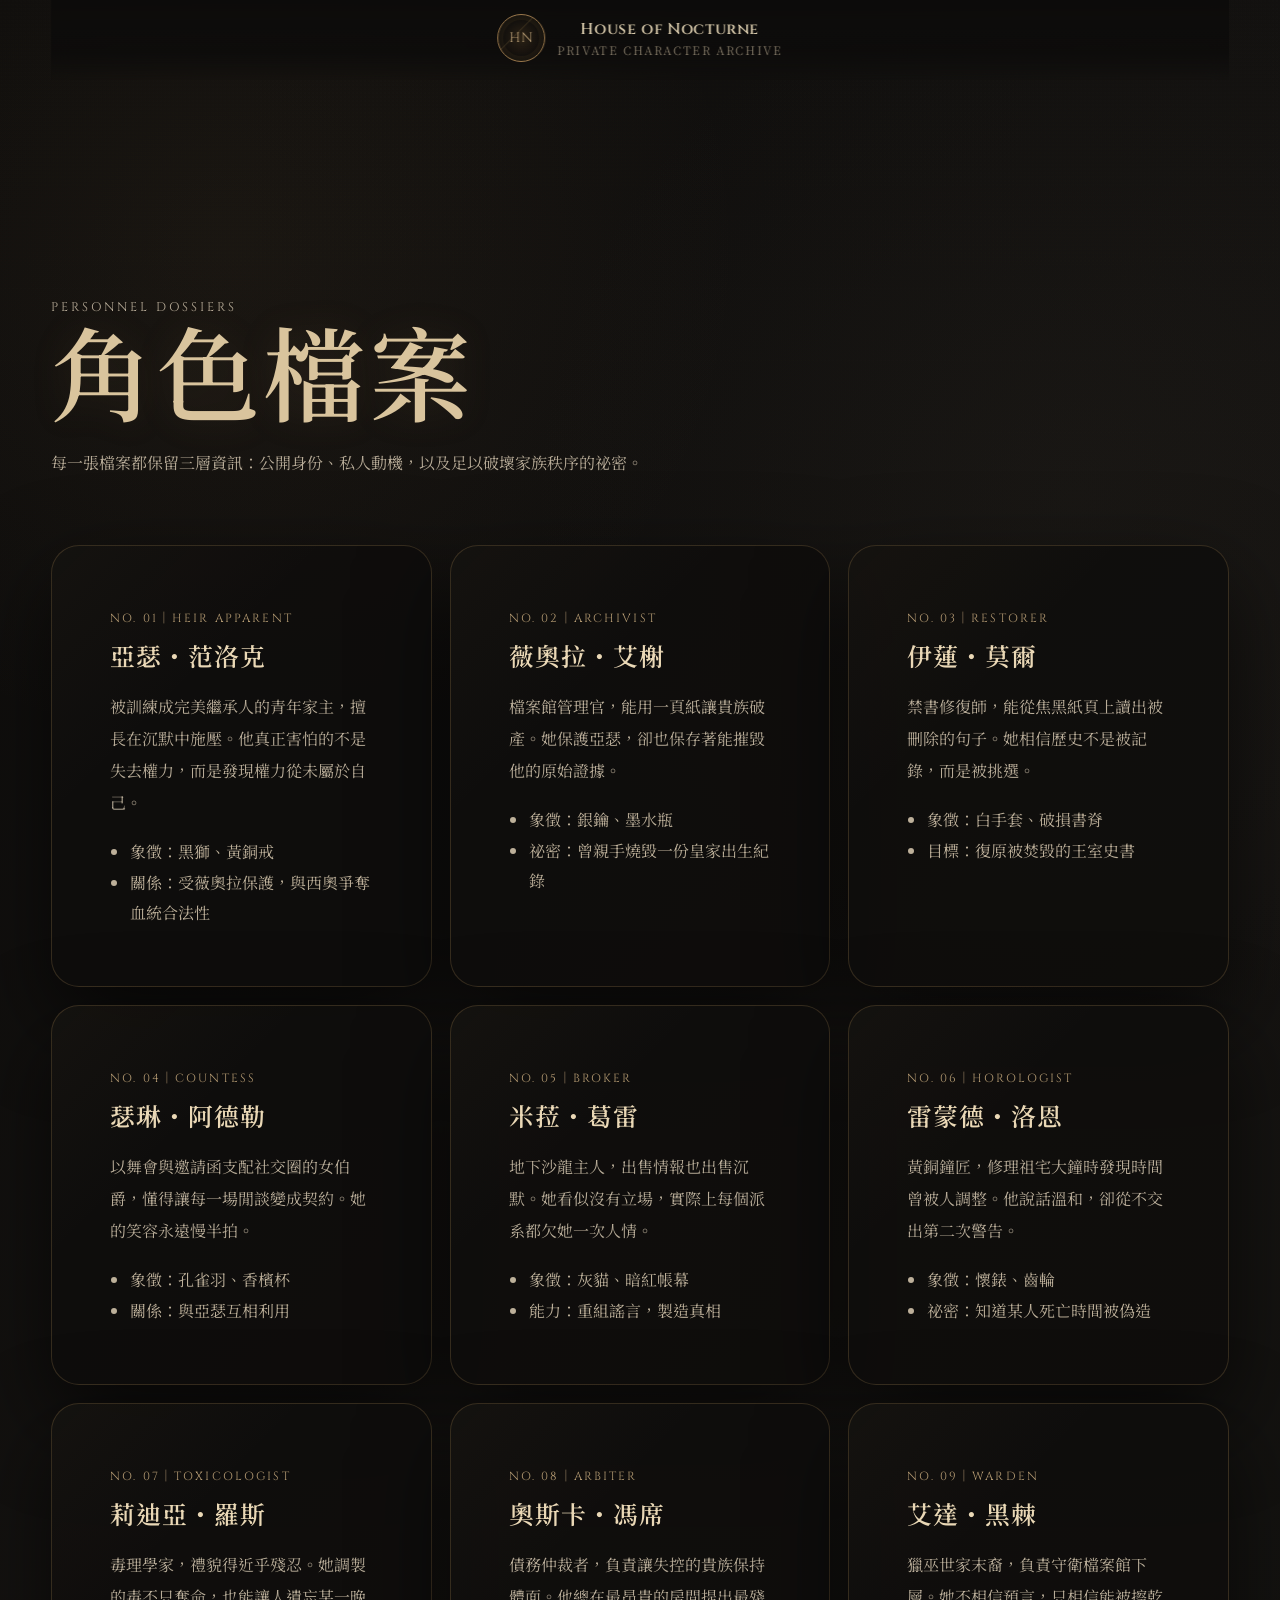
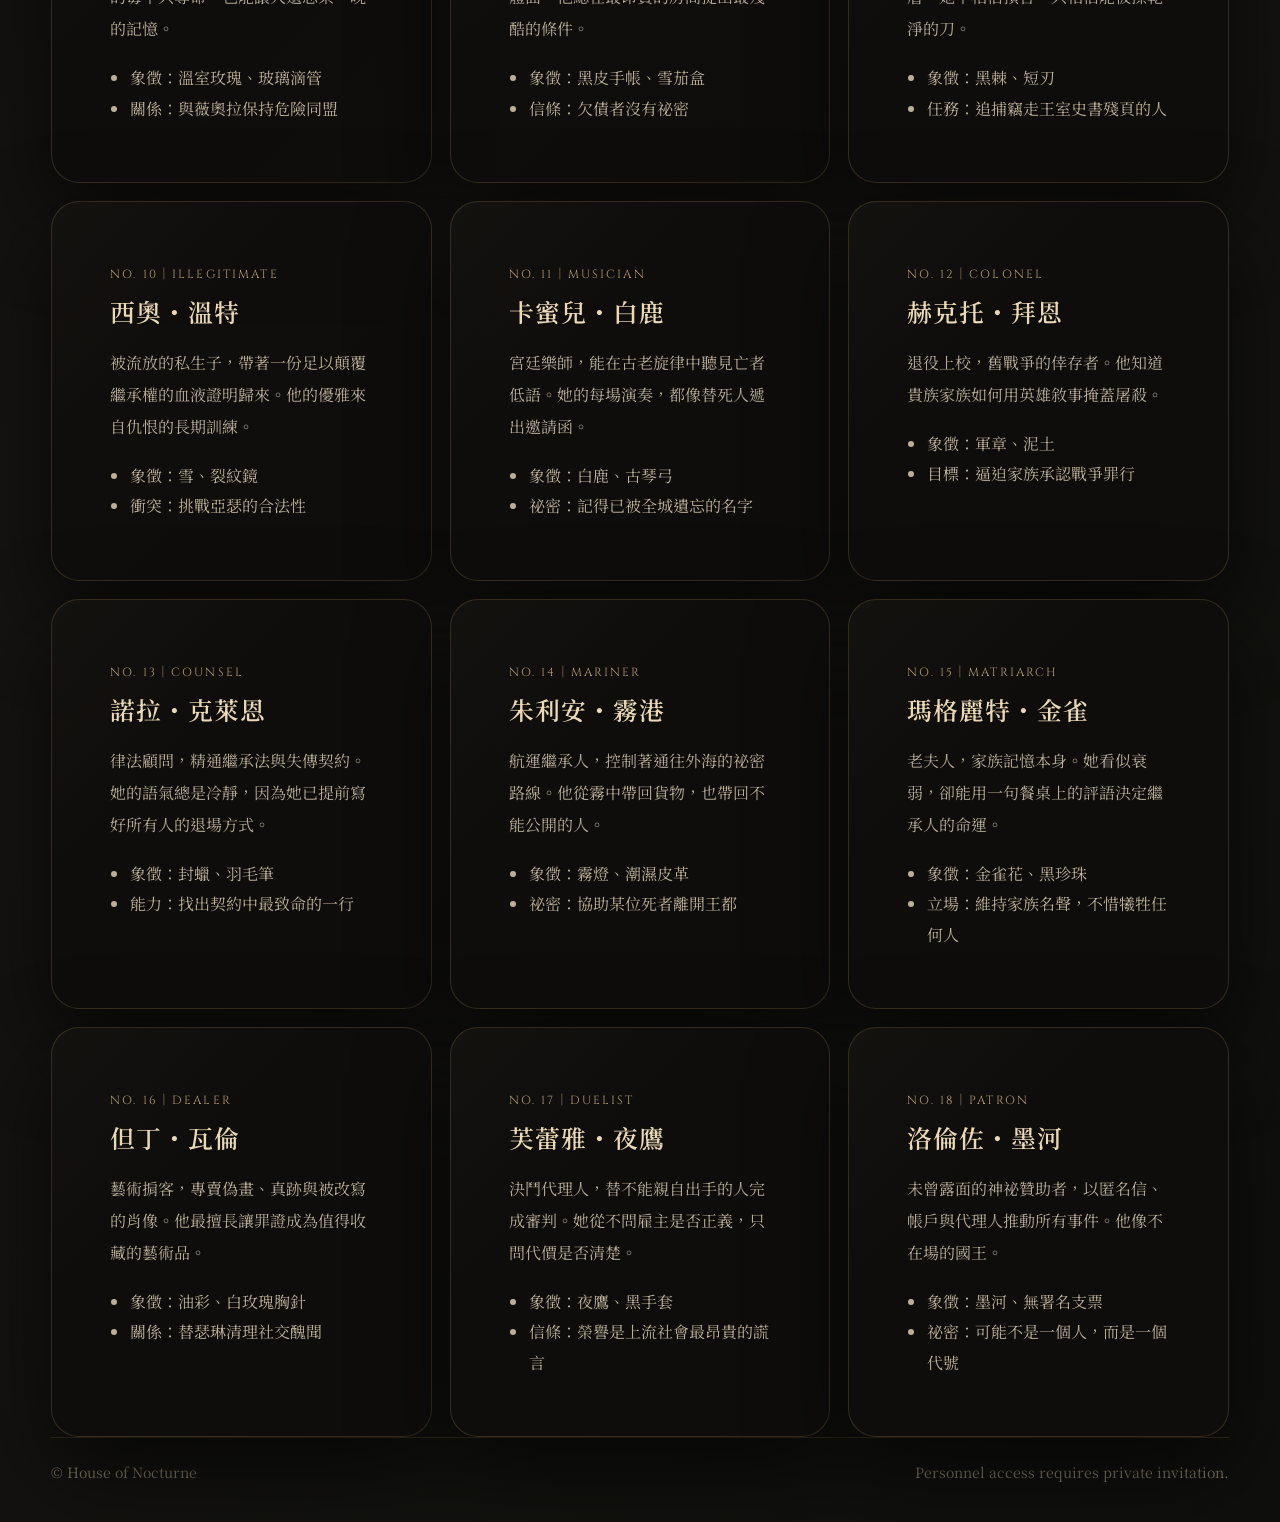
<file: characters.html>
<!DOCTYPE html>
<html lang="zh-Hant">
<head>
  <meta charset="UTF-8" />
  <meta name="viewport" content="width=device-width, initial-scale=1.0" />
  <title>角色詳頁｜House of Nocturne</title>
  <link rel="preconnect" href="https://fonts.googleapis.com" />
  <link rel="preconnect" href="https://fonts.gstatic.com" crossorigin />
  <link href="https://fonts.googleapis.com/css2?family=Cinzel:wght@500;600;700&family=Noto+Serif+TC:wght@400;500;700&display=swap" rel="stylesheet" />
  <link rel="stylesheet" href="styles.css" />
</head>
<body>
  <div class="site-shell">
    <header class="site-header">
      <a class="brand-mark" href="index.html" aria-label="House of Nocturne 首頁">
        <span class="crest">HN</span>
        <span>
          <strong>House of Nocturne</strong>
          <small>Private Character Archive</small>
        </span>
      </a>
      <nav class="site-nav" aria-label="主要導覽">
        <a href="index.html#archive">首頁</a>
        <a href="index.html#relations">關係鏈</a>
        <a href="world.html">世界觀詳頁</a>
      </nav>
    </header>

    <main>
      <section class="page-hero reveal">
        <p class="eyebrow">Personnel Dossiers</p>
        <h1>角色檔案</h1>
        <p>
          每一張檔案都保留三層資訊：公開身份、私人動機，以及足以破壞家族秩序的祕密。
        </p>
      </section>

      <section class="detail-grid" aria-label="十八位角色詳情">
        <article class="character-detail reveal">
          <span>No. 01｜Heir Apparent</span>
          <h2>亞瑟・范洛克</h2>
          <p>被訓練成完美繼承人的青年家主，擅長在沉默中施壓。他真正害怕的不是失去權力，而是發現權力從未屬於自己。</p>
          <ul>
            <li>象徵：黑獅、黃銅戒</li>
            <li>關係：受薇奧拉保護，與西奧爭奪血統合法性</li>
          </ul>
        </article>

        <article class="character-detail reveal">
          <span>No. 02｜Archivist</span>
          <h2>薇奧拉・艾榭</h2>
          <p>檔案館管理官，能用一頁紙讓貴族破產。她保護亞瑟，卻也保存著能摧毀他的原始證據。</p>
          <ul>
            <li>象徵：銀鑰、墨水瓶</li>
            <li>祕密：曾親手燒毀一份皇家出生紀錄</li>
          </ul>
        </article>

        <article class="character-detail reveal">
          <span>No. 03｜Restorer</span>
          <h2>伊蓮・莫爾</h2>
          <p>禁書修復師，能從焦黑紙頁上讀出被刪除的句子。她相信歷史不是被記錄，而是被挑選。</p>
          <ul>
            <li>象徵：白手套、破損書脊</li>
            <li>目標：復原被焚毀的王室史書</li>
          </ul>
        </article>

        <article class="character-detail reveal">
          <span>No. 04｜Countess</span>
          <h2>瑟琳・阿德勒</h2>
          <p>以舞會與邀請函支配社交圈的女伯爵，懂得讓每一場閒談變成契約。她的笑容永遠慢半拍。</p>
          <ul>
            <li>象徵：孔雀羽、香檳杯</li>
            <li>關係：與亞瑟互相利用</li>
          </ul>
        </article>

        <article class="character-detail reveal">
          <span>No. 05｜Broker</span>
          <h2>米菈・葛雷</h2>
          <p>地下沙龍主人，出售情報也出售沉默。她看似沒有立場，實際上每個派系都欠她一次人情。</p>
          <ul>
            <li>象徵：灰貓、暗紅帳幕</li>
            <li>能力：重組謠言，製造真相</li>
          </ul>
        </article>

        <article class="character-detail reveal">
          <span>No. 06｜Horologist</span>
          <h2>雷蒙德・洛恩</h2>
          <p>黃銅鐘匠，修理祖宅大鐘時發現時間曾被人調整。他說話溫和，卻從不交出第二次警告。</p>
          <ul>
            <li>象徵：懷錶、齒輪</li>
            <li>祕密：知道某人死亡時間被偽造</li>
          </ul>
        </article>

        <article class="character-detail reveal">
          <span>No. 07｜Toxicologist</span>
          <h2>莉迪亞・羅斯</h2>
          <p>毒理學家，禮貌得近乎殘忍。她調製的毒不只奪命，也能讓人遺忘某一晚的記憶。</p>
          <ul>
            <li>象徵：溫室玫瑰、玻璃滴管</li>
            <li>關係：與薇奧拉保持危險同盟</li>
          </ul>
        </article>

        <article class="character-detail reveal">
          <span>No. 08｜Arbiter</span>
          <h2>奧斯卡・馮席</h2>
          <p>債務仲裁者，負責讓失控的貴族保持體面。他總在最昂貴的房間提出最殘酷的條件。</p>
          <ul>
            <li>象徵：黑皮手帳、雪茄盒</li>
            <li>信條：欠債者沒有祕密</li>
          </ul>
        </article>

        <article class="character-detail reveal">
          <span>No. 09｜Warden</span>
          <h2>艾達・黑棘</h2>
          <p>獵巫世家末裔，負責守衛檔案館下層。她不相信預言，只相信能被擦乾淨的刀。</p>
          <ul>
            <li>象徵：黑棘、短刃</li>
            <li>任務：追捕竊走王室史書殘頁的人</li>
          </ul>
        </article>

        <article class="character-detail reveal">
          <span>No. 10｜Illegitimate</span>
          <h2>西奧・溫特</h2>
          <p>被流放的私生子，帶著一份足以顛覆繼承權的血液證明歸來。他的優雅來自仇恨的長期訓練。</p>
          <ul>
            <li>象徵：雪、裂紋鏡</li>
            <li>衝突：挑戰亞瑟的合法性</li>
          </ul>
        </article>

        <article class="character-detail reveal">
          <span>No. 11｜Musician</span>
          <h2>卡蜜兒・白鹿</h2>
          <p>宮廷樂師，能在古老旋律中聽見亡者低語。她的每場演奏，都像替死人遞出邀請函。</p>
          <ul>
            <li>象徵：白鹿、古琴弓</li>
            <li>祕密：記得已被全城遺忘的名字</li>
          </ul>
        </article>

        <article class="character-detail reveal">
          <span>No. 12｜Colonel</span>
          <h2>赫克托・拜恩</h2>
          <p>退役上校，舊戰爭的倖存者。他知道貴族家族如何用英雄敘事掩蓋屠殺。</p>
          <ul>
            <li>象徵：軍章、泥土</li>
            <li>目標：逼迫家族承認戰爭罪行</li>
          </ul>
        </article>

        <article class="character-detail reveal">
          <span>No. 13｜Counsel</span>
          <h2>諾拉・克萊恩</h2>
          <p>律法顧問，精通繼承法與失傳契約。她的語氣總是冷靜，因為她已提前寫好所有人的退場方式。</p>
          <ul>
            <li>象徵：封蠟、羽毛筆</li>
            <li>能力：找出契約中最致命的一行</li>
          </ul>
        </article>

        <article class="character-detail reveal">
          <span>No. 14｜Mariner</span>
          <h2>朱利安・霧港</h2>
          <p>航運繼承人，控制著通往外海的祕密路線。他從霧中帶回貨物，也帶回不能公開的人。</p>
          <ul>
            <li>象徵：霧燈、潮濕皮革</li>
            <li>祕密：協助某位死者離開王都</li>
          </ul>
        </article>

        <article class="character-detail reveal">
          <span>No. 15｜Matriarch</span>
          <h2>瑪格麗特・金雀</h2>
          <p>老夫人，家族記憶本身。她看似衰弱，卻能用一句餐桌上的評語決定繼承人的命運。</p>
          <ul>
            <li>象徵：金雀花、黑珍珠</li>
            <li>立場：維持家族名聲，不惜犧牲任何人</li>
          </ul>
        </article>

        <article class="character-detail reveal">
          <span>No. 16｜Dealer</span>
          <h2>但丁・瓦倫</h2>
          <p>藝術掮客，專賣偽畫、真跡與被改寫的肖像。他最擅長讓罪證成為值得收藏的藝術品。</p>
          <ul>
            <li>象徵：油彩、白玫瑰胸針</li>
            <li>關係：替瑟琳清理社交醜聞</li>
          </ul>
        </article>

        <article class="character-detail reveal">
          <span>No. 17｜Duelist</span>
          <h2>芙蕾雅・夜鷹</h2>
          <p>決鬥代理人，替不能親自出手的人完成審判。她從不問雇主是否正義，只問代價是否清楚。</p>
          <ul>
            <li>象徵：夜鷹、黑手套</li>
            <li>信條：榮譽是上流社會最昂貴的謊言</li>
          </ul>
        </article>

        <article class="character-detail reveal">
          <span>No. 18｜Patron</span>
          <h2>洛倫佐・墨河</h2>
          <p>未曾露面的神祕贊助者，以匿名信、帳戶與代理人推動所有事件。他像不在場的國王。</p>
          <ul>
            <li>象徵：墨河、無署名支票</li>
            <li>祕密：可能不是一個人，而是一個代號</li>
          </ul>
        </article>
      </section>
    </main>

    <footer class="site-footer">
      <span>© House of Nocturne</span>
      <span>Personnel access requires private invitation.</span>
    </footer>
  </div>

  <script src="script.js"></script>
</body>
</html>
</file>
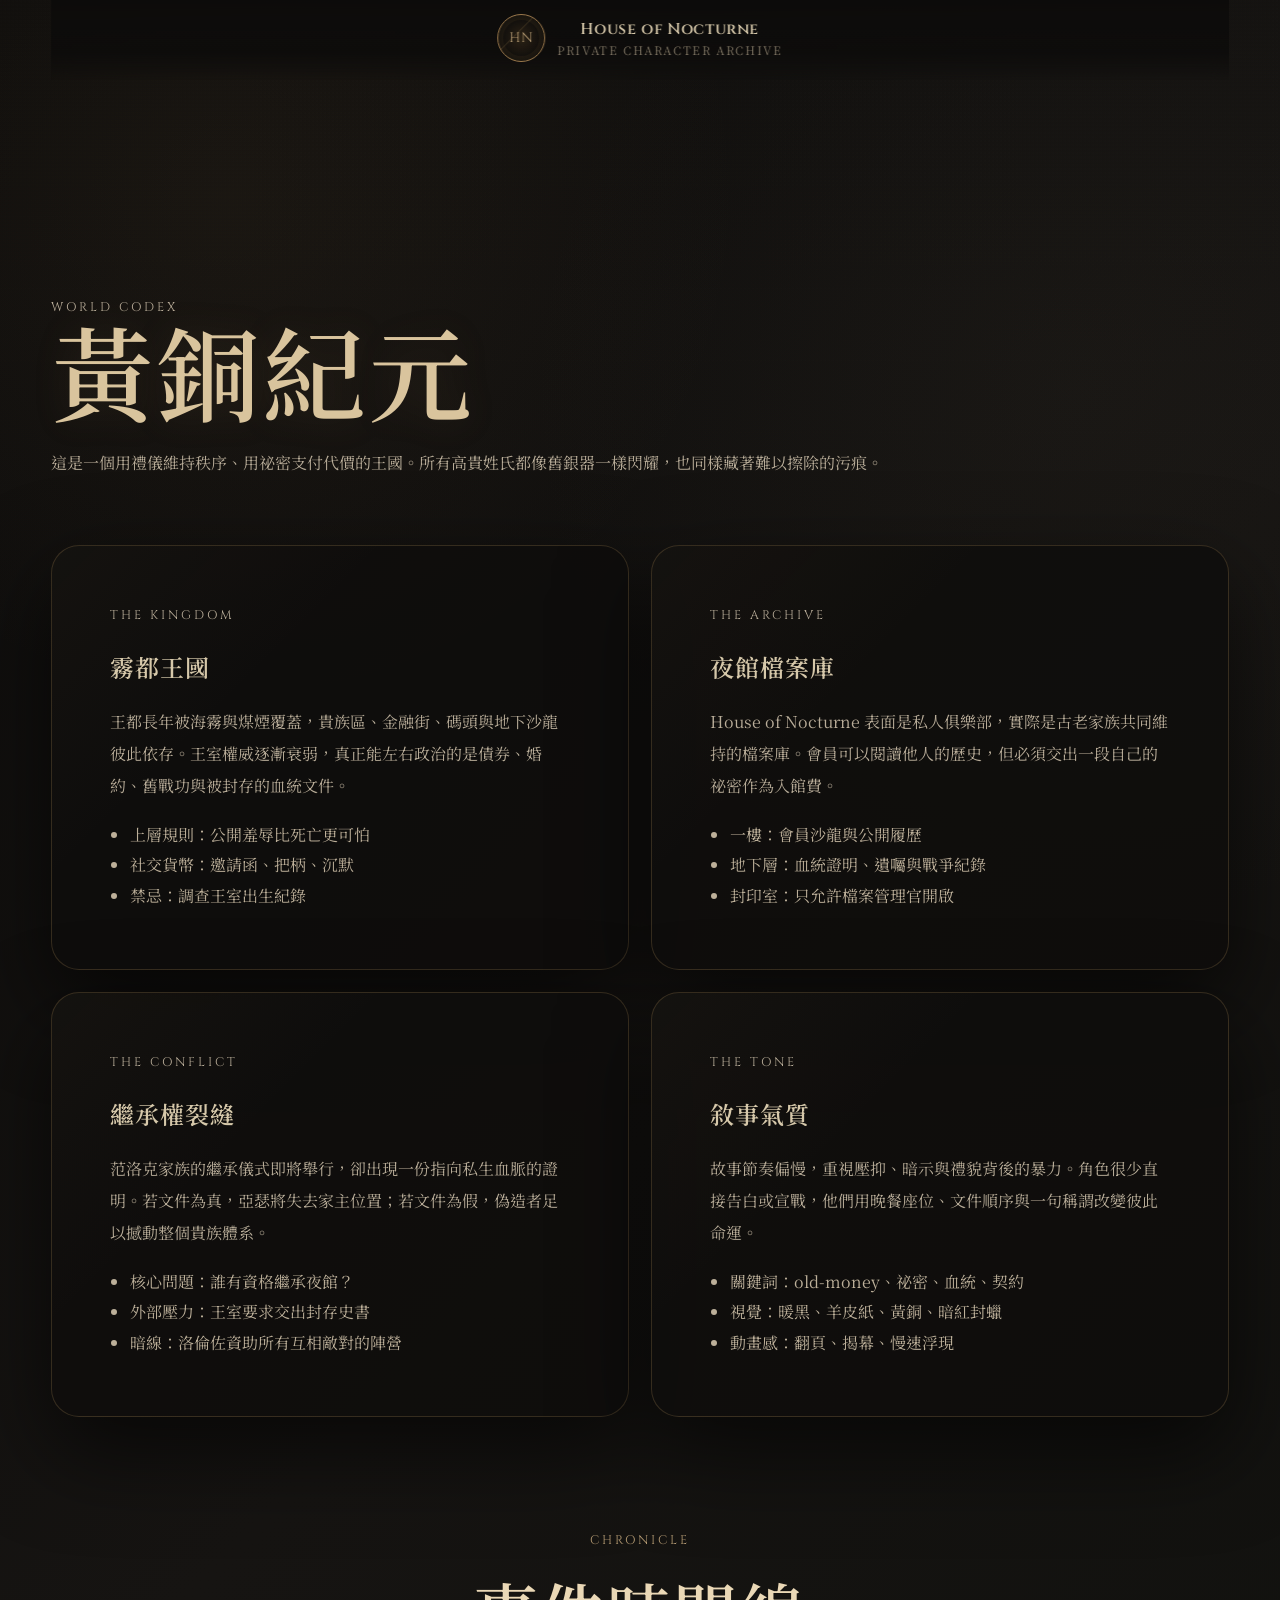
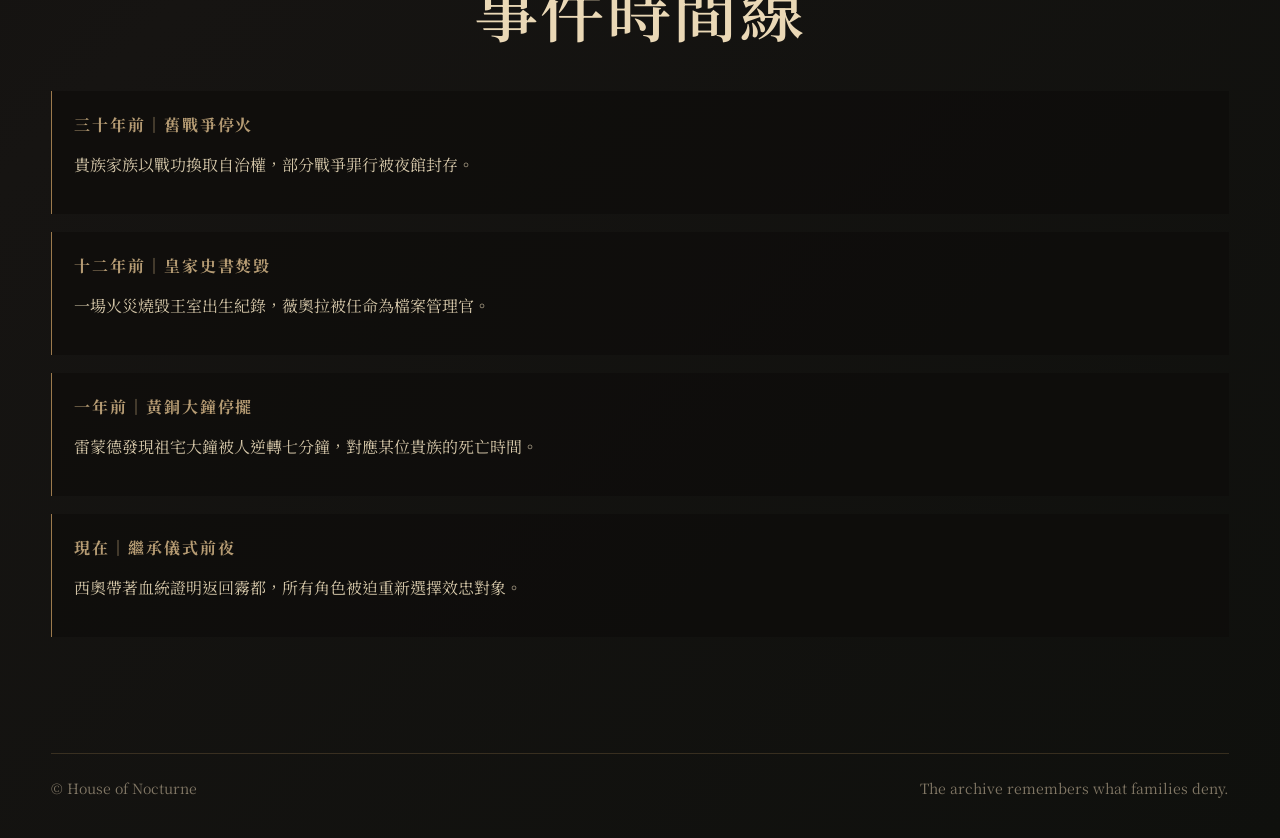
<file: world.html>
<!DOCTYPE html>
<html lang="zh-Hant">
<head>
  <meta charset="UTF-8" />
  <meta name="viewport" content="width=device-width, initial-scale=1.0" />
  <title>世界觀詳頁｜House of Nocturne</title>
  <link rel="preconnect" href="https://fonts.googleapis.com" />
  <link rel="preconnect" href="https://fonts.gstatic.com" crossorigin />
  <link href="https://fonts.googleapis.com/css2?family=Cinzel:wght@500;600;700&family=Noto+Serif+TC:wght@400;500;700&display=swap" rel="stylesheet" />
  <link rel="stylesheet" href="styles.css" />
</head>
<body>
  <div class="site-shell">
    <header class="site-header">
      <a class="brand-mark" href="index.html" aria-label="House of Nocturne 首頁">
        <span class="crest">HN</span>
        <span>
          <strong>House of Nocturne</strong>
          <small>Private Character Archive</small>
        </span>
      </a>
      <nav class="site-nav" aria-label="主要導覽">
        <a href="index.html#archive">首頁</a>
        <a href="characters.html">角色詳頁</a>
        <a href="index.html#world">大綱</a>
        <a href="index.html#author">作者</a>
      </nav>
    </header>

    <main>
      <section class="page-hero reveal">
        <p class="eyebrow">World Codex</p>
        <h1>黃銅紀元</h1>
        <p>
          這是一個用禮儀維持秩序、用祕密支付代價的王國。所有高貴姓氏都像舊銀器一樣閃耀，也同樣藏著難以擦除的污痕。
        </p>
      </section>

      <section class="lore-grid" aria-label="世界觀設定">
        <article class="lore-panel reveal">
          <p class="eyebrow">The Kingdom</p>
          <h2>霧都王國</h2>
          <p>
            王都長年被海霧與煤煙覆蓋，貴族區、金融街、碼頭與地下沙龍彼此依存。王室權威逐漸衰弱，真正能左右政治的是債券、婚約、舊戰功與被封存的血統文件。
          </p>
          <ul>
            <li>上層規則：公開羞辱比死亡更可怕</li>
            <li>社交貨幣：邀請函、把柄、沉默</li>
            <li>禁忌：調查王室出生紀錄</li>
          </ul>
        </article>

        <article class="lore-panel reveal">
          <p class="eyebrow">The Archive</p>
          <h2>夜館檔案庫</h2>
          <p>
            House of Nocturne 表面是私人俱樂部，實際是古老家族共同維持的檔案庫。會員可以閱讀他人的歷史，但必須交出一段自己的祕密作為入館費。
          </p>
          <ul>
            <li>一樓：會員沙龍與公開履歷</li>
            <li>地下層：血統證明、遺囑與戰爭紀錄</li>
            <li>封印室：只允許檔案管理官開啟</li>
          </ul>
        </article>

        <article class="lore-panel reveal">
          <p class="eyebrow">The Conflict</p>
          <h2>繼承權裂縫</h2>
          <p>
            范洛克家族的繼承儀式即將舉行，卻出現一份指向私生血脈的證明。若文件為真，亞瑟將失去家主位置；若文件為假，偽造者足以撼動整個貴族體系。
          </p>
          <ul>
            <li>核心問題：誰有資格繼承夜館？</li>
            <li>外部壓力：王室要求交出封存史書</li>
            <li>暗線：洛倫佐資助所有互相敵對的陣營</li>
          </ul>
        </article>

        <article class="lore-panel reveal">
          <p class="eyebrow">The Tone</p>
          <h2>敘事氣質</h2>
          <p>
            故事節奏偏慢，重視壓抑、暗示與禮貌背後的暴力。角色很少直接告白或宣戰，他們用晚餐座位、文件順序與一句稱謂改變彼此命運。
          </p>
          <ul>
            <li>關鍵詞：old-money、祕密、血統、契約</li>
            <li>視覺：暖黑、羊皮紙、黃銅、暗紅封蠟</li>
            <li>動畫感：翻頁、揭幕、慢速浮現</li>
          </ul>
        </article>
      </section>

      <section class="section reveal" aria-labelledby="timeline-title">
        <div class="section-heading">
          <p class="eyebrow">Chronicle</p>
          <h2 id="timeline-title">事件時間線</h2>
        </div>

        <div class="timeline">
          <article class="timeline-item">
            <strong>三十年前｜舊戰爭停火</strong>
            <p>貴族家族以戰功換取自治權，部分戰爭罪行被夜館封存。</p>
          </article>
          <article class="timeline-item">
            <strong>十二年前｜皇家史書焚毀</strong>
            <p>一場火災燒毀王室出生紀錄，薇奧拉被任命為檔案管理官。</p>
          </article>
          <article class="timeline-item">
            <strong>一年前｜黃銅大鐘停擺</strong>
            <p>雷蒙德發現祖宅大鐘被人逆轉七分鐘，對應某位貴族的死亡時間。</p>
          </article>
          <article class="timeline-item">
            <strong>現在｜繼承儀式前夜</strong>
            <p>西奧帶著血統證明返回霧都，所有角色被迫重新選擇效忠對象。</p>
          </article>
        </div>
      </section>
    </main>

    <footer class="site-footer">
      <span>© House of Nocturne</span>
      <span>The archive remembers what families deny.</span>
    </footer>
  </div>

  <script src="script.js"></script>
</body>
</html>
</file>
<file: styles.css>
:root {
  --ink: #0d0c0b;
  --black-green: #11130f;
  --warm-black: #161412;
  --panel: rgba(18, 17, 15, 0.9);
  --panel-strong: #181512;
  --parchment: #d6c8aa;
  --parchment-deep: #a99a80;
  --brass: #9c7a4d;
  --brass-soft: #b59b73;
  --brass-dark: #5d472d;
  --muted: #817765;
  --line: rgba(156, 122, 77, 0.28);
  --shadow: 0 34px 90px rgba(0, 0, 0, 0.62);
  --serif: "Cinzel", "Noto Serif TC", serif;
  --body: "Noto Serif TC", serif;
}

* {
  box-sizing: border-box;
}

html {
  overflow-x: clip;
  scroll-behavior: smooth;
  scroll-padding-top: 150px;
}

body {
  margin: 0;
  min-height: 100vh;
  color: var(--parchment);
  font-family: var(--body);
  background:
    radial-gradient(circle at 18% 8%, rgba(156, 122, 77, 0.08), transparent 32rem),
    radial-gradient(circle at 84% 16%, rgba(74, 67, 55, 0.1), transparent 34rem),
    linear-gradient(135deg, #0d0c0b 0%, #161412 48%, #0f100d 100%);
  overflow-x: hidden;
}

body::before {
  content: "";
  position: fixed;
  inset: 0;
  pointer-events: none;
  opacity: 0.38;
  background-image:
    radial-gradient(circle at 20% 30%, rgba(255, 255, 255, 0.045) 0 1px, transparent 1.4px),
    radial-gradient(circle at 70% 60%, rgba(156, 122, 77, 0.04) 0 1px, transparent 1.5px),
    linear-gradient(rgba(255, 255, 255, 0.018) 1px, transparent 1px);
  background-size: 4px 4px, 7px 7px, 72px 72px;
  mix-blend-mode: soft-light;
  mask-image: linear-gradient(to bottom, black, transparent 92%);
}

a {
  color: inherit;
  text-decoration: none;
}

button {
  font: inherit;
}

img {
  display: block;
  width: 100%;
}

.site-shell {
  width: min(1440px, 100%);
  margin: 0 auto;
  padding: clamp(128px, 15vw, 168px) clamp(16px, 4vw, 56px) 40px;
}

.site-header {
  position: fixed;
  top: 0;
  left: 50%;
  z-index: 20;
  width: min(1440px, calc(100% - clamp(32px, 8vw, 112px)));
  display: flex;
  flex-direction: column;
  align-items: center;
  justify-content: center;
  gap: 0;
  padding: 14px 4px 18px;
  border: 0;
  border-radius: 0;
  background: linear-gradient(to bottom, rgba(13, 12, 11, 0.96) 0%, rgba(13, 12, 11, 0.88) 66%, rgba(13, 12, 11, 0) 100%);
  box-shadow: none;
  backdrop-filter: blur(10px);
  text-align: center;
  transform: translateX(-50%);
  transition: gap 0.6s ease, background 0.6s ease, backdrop-filter 0.6s ease;
}

.site-header.is-expanded {
  gap: 14px;
  background: linear-gradient(to bottom, rgba(13, 12, 11, 0.98) 0%, rgba(13, 12, 11, 0.9) 72%, rgba(13, 12, 11, 0) 100%);
  backdrop-filter: blur(12px);
}

.brand-mark {
  display: inline-flex;
  align-items: center;
  justify-content: center;
  gap: 12px;
  min-width: max-content;
  margin-inline: auto;
  text-align: center;
}

.crest {
  display: grid;
  place-items: center;
  width: 48px;
  height: 48px;
  color: var(--brass-soft);
  font-family: var(--serif);
  font-size: 0.86rem;
  letter-spacing: 0.08em;
  border: 1px solid var(--brass);
  border-radius: 50%;
  background:
    linear-gradient(135deg, transparent 39%, rgba(192, 154, 90, 0.18) 40%, transparent 42%),
    radial-gradient(circle, rgba(169, 123, 61, 0.2), transparent 68%);
  box-shadow: inset 0 0 0 5px rgba(169, 123, 61, 0.08);
}

.brand-mark strong,
h1,
h2,
h3 {
  font-family: var(--serif);
  font-weight: 600;
  letter-spacing: 0.04em;
}

.brand-mark strong {
  display: block;
  font-size: 0.98rem;
  text-align: center;
}

.brand-mark small {
  display: block;
  margin-top: 2px;
  color: var(--muted);
  font-size: 0.72rem;
  letter-spacing: 0.14em;
  text-align: center;
  text-transform: uppercase;
}

.site-nav {
  display: flex;
  flex-wrap: wrap;
  justify-content: center;
  gap: 8px 18px;
  width: 100%;
  max-height: 0;
  color: var(--muted);
  font-size: 0.9rem;
  opacity: 0;
  overflow: hidden;
  pointer-events: none;
  text-align: center;
  transform: translateY(-8px);
  transition: opacity 0.8s ease, transform 0.8s ease, max-height 0.8s ease;
}

.site-header.is-expanded .site-nav {
  max-height: 80px;
  opacity: 1;
  pointer-events: auto;
  transform: translateY(0);
}

.site-nav a {
  position: relative;
  transition: color 0.45s ease;
}

.site-nav a::after {
  content: "";
  position: absolute;
  left: 0;
  bottom: -7px;
  width: 100%;
  height: 1px;
  background: var(--brass);
  transform: scaleX(0);
  transform-origin: right;
  transition: transform 0.55s ease;
}

.site-nav a:hover {
  color: var(--parchment);
}

.site-nav a:hover::after {
  transform: scaleX(1);
  transform-origin: left;
}

.section {
  padding: clamp(72px, 9vw, 132px) 0;
}

.hero {
  position: relative;
  display: grid;
  grid-template-columns: 1fr;
  gap: clamp(28px, 4vw, 56px);
  align-items: start;
  min-height: calc(100vh - 92px);
  padding-top: clamp(8px, 1.5vw, 18px);
  padding-bottom: clamp(72px, 8vh, 96px);
}

.hero::before {
  content: "";
  position: absolute;
  left: 50%;
  top: 50%;
  z-index: -1;
  width: 120vw;
  height: 120vh;
  pointer-events: none;
  background:
    radial-gradient(circle at 50% 50%, rgba(156, 122, 77, 0.12), transparent 18rem),
    radial-gradient(circle at 50% 42%, rgba(255, 255, 255, 0.045), transparent 28rem);
  transform: translate(-50%, -50%);
}

.eyebrow {
  margin: 0 0 14px;
  color: var(--brass-soft);
  font-family: var(--serif);
  font-size: 0.78rem;
  letter-spacing: 0.24em;
  text-transform: uppercase;
}

.hero h1,
.page-hero h1 {
  margin: 0;
  color: #d9c49d;
  font-size: clamp(3.1rem, 8vw, 7.8rem);
  line-height: 0.94;
  text-shadow: 0 0 38px rgba(156, 122, 77, 0.14);
}

.hero-copy {
  max-width: 980px;
  margin: 0 auto;
  text-align: center;
}

.hero-copy p:not(.eyebrow),
.page-hero p,
.author-card p,
.book-spread p,
.lore-panel p,
.character-detail p {
  color: #b9ad99;
  line-height: 2;
}

.hero-actions {
  display: flex;
  flex-wrap: wrap;
  gap: 14px;
  margin-top: 32px;
}

.button {
  display: inline-flex;
  align-items: center;
  justify-content: center;
  min-height: 48px;
  padding: 0 22px;
  color: #d9c49d;
  font-family: var(--serif);
  font-size: 0.82rem;
  letter-spacing: 0.14em;
  text-transform: uppercase;
  border: 1px solid var(--brass);
  border-radius: 999px;
  background: rgba(13, 12, 11, 0.52);
  transition: transform 0.45s ease, box-shadow 0.45s ease, background 0.45s ease;
}

.button:hover {
  transform: translateY(-2px);
  box-shadow: 0 18px 34px rgba(156, 122, 77, 0.14);
}

.button-ghost {
  color: var(--parchment);
  background: rgba(13, 12, 11, 0.34);
}

.archive-stage {
  order: -1;
  overflow: hidden;
  min-height: clamp(500px, 73vh, 760px);
  padding: clamp(10px, 1.8vw, 20px) 0;
  border: 0;
  border-radius: 0;
  background: transparent;
  box-shadow: none;
}

.archive-toolbar {
  position: relative;
  display: flex;
  align-items: center;
  justify-content: center;
  margin-bottom: 18px;
  color: var(--muted);
  font-family: var(--serif);
  letter-spacing: 0.16em;
  text-align: center;
  text-transform: uppercase;
}

.slider-controls {
  position: absolute;
  right: 0;
  display: flex;
  align-items: center;
  gap: 12px;
  font-size: 0.78rem;
  font-variant-numeric: tabular-nums;
}

.icon-button {
  display: grid;
  place-items: center;
  width: 40px;
  height: 40px;
  color: var(--brass-soft);
  cursor: pointer;
  border: 1px solid var(--line);
  border-radius: 50%;
  background: rgba(10, 10, 8, 0.38);
  transition: transform 0.35s ease, border-color 0.35s ease, color 0.35s ease;
}

.icon-button:hover {
  color: var(--parchment);
  border-color: var(--brass);
  transform: scale(1.06);
}

.icon-button:focus-visible,
.profile-card:focus-visible {
  outline: 1px solid var(--brass-soft);
  outline-offset: 4px;
}

/* 自動翻頁的倒數：一條黃銅細線，由左往右填滿 */
.slider-progress {
  position: relative;
  height: 1px;
  margin: 0 auto 22px;
  background: var(--line);
  overflow: hidden;
}

.slider-progress span {
  position: absolute;
  inset: 0;
  background: linear-gradient(to right, transparent, var(--brass-soft));
  transform: scaleX(0);
  transform-origin: left;
}

.slider-progress.is-running span {
  animation: drawerCountdown var(--slide-delay, 4800ms) linear forwards;
}

.archive-stage.is-paused .slider-progress span {
  animation-play-state: paused;
}

/* 每頁張數由斷點決定，JS 讀這個變數計算總頁數 */
.character-slider {
  --per-page: 6;
  --card-gap: 20px;
  overflow: hidden;
  touch-action: pan-y;
}

.character-track {
  display: grid;
  grid-auto-flow: column;
  grid-auto-columns: calc((100% - (var(--per-page) - 1) * var(--card-gap)) / var(--per-page));
  gap: var(--card-gap);
}

/* 揭幕：舊的一頁由左到右依序褪入暗處，新的一頁像帷幕升起般逐張浮現 */
.profile-card.is-leaving {
  animation: curtainDown 0.45s cubic-bezier(0.55, 0, 0.75, 0.2) both;
  animation-delay: calc(var(--i, 0) * 40ms);
}

.profile-card.is-entering {
  animation: curtainUp 0.9s cubic-bezier(0.2, 0.7, 0.15, 1) both;
  animation-delay: calc(var(--i, 0) * 90ms);
}

.profile-card {
  position: relative;
  overflow: hidden;
  min-height: clamp(440px, 62vh, 680px);
  border: 1px solid rgba(255, 255, 255, 0.08);
  border-radius: 18px;
  background: rgba(17, 16, 14, 0.42);
  box-shadow: 0 26px 70px rgba(0, 0, 0, 0.36);
  cursor: pointer;
  isolation: isolate;
}

.profile-card::before {
  content: "";
  position: absolute;
  inset: 12px;
  z-index: 2;
  pointer-events: none;
  border: 1px solid rgba(255, 255, 255, 0.08);
  border-radius: 12px;
}

.profile-card img {
  height: 100%;
  min-height: clamp(440px, 62vh, 680px);
  object-fit: cover;
  filter: grayscale(1) sepia(0.1) contrast(0.95) brightness(0.6);
  transform: scale(1.04);
  transition: filter 1.1s ease, transform 1.1s ease;
}

.profile-card::after {
  content: "";
  position: absolute;
  inset: 0;
  z-index: 1;
  background: linear-gradient(to top, rgba(16, 13, 10, 0.92), transparent 58%);
}

.profile-card div {
  position: absolute;
  left: 22px;
  right: 22px;
  bottom: 24px;
  z-index: 3;
}

.profile-card span,
.character-detail span {
  color: var(--brass-soft);
  font-family: var(--serif);
  font-size: 0.74rem;
  letter-spacing: 0.18em;
  text-transform: uppercase;
}

.profile-card h3 {
  margin: 8px 0 8px;
  color: #eddcb9;
  font-size: 1.24rem;
}

.profile-card p {
  margin: 0;
  color: #b8aa93;
  line-height: 1.7;
}

.profile-card:hover img,
.profile-card:focus img,
.profile-card.is-active img {
  filter: grayscale(0) sepia(0.05) contrast(1.02) brightness(0.9);
  transform: scale(1);
}

.vertical-anchor {
  display: block;
  width: 1px;
  height: 46px;
  margin: 0 auto 22px;
  background: linear-gradient(to bottom, transparent, rgba(181, 155, 115, 0.72), transparent);
}

.drawer-label {
  position: relative;
  display: inline-flex;
  align-items: center;
  gap: 12px;
}

.drawer-label::before {
  content: "";
  width: 1px;
  height: 34px;
  background: linear-gradient(to bottom, transparent, rgba(181, 155, 115, 0.68), transparent);
}

.scroll-cue {
  position: absolute;
  right: clamp(8px, 2vw, 28px);
  bottom: clamp(18px, 3vh, 34px);
  display: inline-flex;
  align-items: center;
  gap: 10px;
  color: var(--muted);
  font-family: var(--serif);
  font-size: 0.68rem;
  letter-spacing: 0.2em;
  text-transform: uppercase;
  writing-mode: vertical-rl;
  opacity: 0.78;
}

.scroll-cue i {
  color: var(--brass-soft);
  font-style: normal;
  animation: cueFloat 2.2s ease-in-out infinite;
}

.section-heading {
  max-width: 720px;
  margin-inline: auto;
  margin-bottom: 30px;
  text-align: center;
}

.section-heading h2,
.author-card h2 {
  margin: 0;
  color: #ead8b6;
  font-size: clamp(2.1rem, 5vw, 4.5rem);
}

.world-feature {
  display: grid;
  grid-template-columns: minmax(280px, 0.86fr) minmax(280px, 1.14fr);
  gap: clamp(36px, 7vw, 96px);
  align-items: center;
  justify-content: center;
  justify-items: center;
  padding: clamp(20px, 4vw, 48px) 0;
}

.world-copy {
  max-width: 560px;
  margin-inline: auto;
  text-align: center;
}

.world-copy h3 {
  margin: 0 0 18px;
  color: #d8c39b;
  font-size: clamp(1.4rem, 3vw, 2.2rem);
}

.world-copy h3:not(:first-of-type) {
  margin-top: 40px;
}

.world-copy p {
  color: #b9ad99;
  line-height: 2;
}

.archive-photo {
  position: relative;
  margin: 0;
  padding: 12px;
  border: 1px solid rgba(156, 122, 77, 0.34);
  background: rgba(12, 11, 10, 0.86);
  box-shadow: var(--shadow);
  transform: rotate(2.4deg);
}

.archive-photo::before,
.archive-photo::after {
  content: "";
  position: absolute;
  width: 42px;
  height: 1px;
  background: rgba(181, 155, 115, 0.7);
}

.archive-photo::before {
  top: 24px;
  left: -18px;
  transform: rotate(-38deg);
}

.archive-photo::after {
  right: -18px;
  bottom: 24px;
  transform: rotate(-38deg);
}

.archive-photo img {
  aspect-ratio: 4 / 5;
  height: min(68vh, 640px);
  object-fit: cover;
  filter: grayscale(0.86) saturate(0.55) contrast(0.95) brightness(0.72);
}

.archive-photo figcaption {
  position: absolute;
  top: 22px;
  right: 22px;
  padding: 6px 10px;
  color: var(--brass-soft);
  font-family: var(--serif);
  font-size: 0.7rem;
  letter-spacing: 0.18em;
  border: 1px solid rgba(156, 122, 77, 0.38);
  background: rgba(13, 12, 11, 0.72);
}

.text-link {
  display: inline-block;
  margin-top: 12px;
  color: var(--brass-soft);
  font-family: var(--serif);
  letter-spacing: 0.12em;
  border-bottom: 1px solid currentColor;
}

.network {
  position: relative;
  min-height: 430px;
  border: 1px solid var(--line);
  border-radius: 28px;
  background:
    radial-gradient(circle at 50% 34%, rgba(156, 122, 77, 0.07), transparent 26rem),
    rgba(14, 13, 12, 0.9);
  box-shadow: var(--shadow);
}

.network-lines {
  position: absolute;
  inset: 0;
  width: 100%;
  height: 100%;
}

.network-lines line {
  stroke: rgba(156, 122, 77, 0.28);
  stroke-width: 1;
  stroke-dasharray: 600;
  animation: drawLine 2.5s ease both;
}

.node {
  position: absolute;
  left: var(--x);
  top: var(--y);
  width: 88px;
  height: 88px;
  color: var(--parchment);
  cursor: pointer;
  border: 1px solid var(--brass);
  border-radius: 50%;
  background:
    radial-gradient(circle, rgba(156, 122, 77, 0.12), rgba(13, 12, 11, 0.96));
  box-shadow: 0 0 0 8px rgba(156, 122, 77, 0.035), 0 18px 34px rgba(0, 0, 0, 0.42);
  transform: translate(-50%, -50%);
  transition: transform 0.55s ease, box-shadow 0.55s ease, color 0.55s ease;
}

.node-main {
  width: 108px;
  height: 108px;
}

.node:hover,
.node:focus {
  color: #ead8b6;
  transform: translate(-50%, -50%) scale(1.16);
  box-shadow: 0 0 0 14px rgba(156, 122, 77, 0.055), 0 24px 46px rgba(0, 0, 0, 0.5);
}

.relation-note {
  position: absolute;
  left: 50%;
  bottom: 22px;
  width: min(560px, calc(100% - 40px));
  margin: 0;
  padding: 14px 18px;
  color: #cfc0a6;
  text-align: center;
  line-height: 1.8;
  border: 1px solid var(--line);
  border-radius: 999px;
  background: rgba(12, 11, 9, 0.72);
  transform: translateX(-50%);
}

.author-card,
.lore-panel,
.character-detail {
  padding: clamp(28px, 5vw, 58px);
  border: 1px solid var(--line);
  border-radius: 28px;
  background:
    linear-gradient(135deg, rgba(156, 122, 77, 0.045), transparent 34%),
    rgba(15, 14, 13, 0.9);
  box-shadow: var(--shadow);
}

.author-card {
  max-width: 860px;
  margin-inline: auto;
  text-align: center;
}

.site-footer {
  display: flex;
  justify-content: space-between;
  gap: 20px;
  padding-top: 24px;
  color: var(--muted);
  border-top: 1px solid var(--line);
  font-size: 0.88rem;
}

.page-hero {
  padding: clamp(70px, 10vw, 130px) 0 50px;
}

.detail-grid {
  display: grid;
  grid-template-columns: repeat(3, 1fr);
  gap: 18px;
}

.character-detail {
  min-height: 360px;
}

.character-detail h2 {
  margin: 10px 0 12px;
  color: #ead8b6;
  font-size: 1.55rem;
}

.character-detail ul,
.lore-panel ul {
  margin: 18px 0 0;
  padding-left: 20px;
  color: #bdb09a;
  line-height: 1.9;
}

.lore-grid {
  display: grid;
  grid-template-columns: 1fr 1fr;
  gap: 22px;
}

.timeline {
  display: grid;
  gap: 18px;
  margin-top: 24px;
}

.timeline-item {
  padding: 22px;
  border-left: 1px solid var(--brass);
  background: rgba(13, 12, 11, 0.62);
}

.timeline-item strong {
  color: var(--brass-soft);
  font-family: var(--serif);
  letter-spacing: 0.12em;
}

.reveal {
  opacity: 0;
  transform: translateY(28px);
  transition: opacity 1.1s ease, transform 1.1s ease;
}

.reveal.is-visible {
  opacity: 1;
  transform: translateY(0);
}

@keyframes bookOpen {
  from {
    opacity: 0;
    transform: perspective(1200px) rotateY(-10deg) translateY(18px);
  }

  to {
    opacity: 1;
    transform: perspective(1200px) rotateY(0) translateY(0);
  }
}

@keyframes drawLine {
  from {
    stroke-dashoffset: 600;
  }

  to {
    stroke-dashoffset: 0;
  }
}

@keyframes cueFloat {
  0%,
  100% {
    transform: translateY(-4px);
  }

  50% {
    transform: translateY(6px);
  }
}

@keyframes curtainDown {
  from {
    opacity: 1;
    filter: blur(0);
    clip-path: inset(0 0 0 0 round 18px);
  }

  to {
    opacity: 0;
    filter: blur(6px);
    clip-path: inset(0 0 100% 0 round 18px);
  }
}

@keyframes curtainUp {
  from {
    opacity: 0;
    filter: blur(6px);
    clip-path: inset(100% 0 0 0 round 18px);
    transform: translateY(22px);
  }

  60% {
    opacity: 1;
  }

  to {
    opacity: 1;
    filter: blur(0);
    clip-path: inset(0 0 0 0 round 18px);
    transform: translateY(0);
  }
}

@keyframes drawerCountdown {
  to {
    transform: scaleX(1);
  }
}

@media (prefers-reduced-motion: reduce) {
  .profile-card.is-leaving,
  .profile-card.is-entering,
  .slider-progress.is-running span {
    animation: none;
  }

  .reveal {
    opacity: 1;
    transform: none;
    transition: none;
  }
}

@media (max-width: 1080px) {
  .site-header {
    align-items: center;
    flex-direction: column;
  }

  .site-nav {
    justify-content: center;
  }

  .hero {
    grid-template-columns: 1fr;
  }

  .archive-stage {
    min-height: 560px;
  }

  .character-slider {
    --per-page: 3;
    --card-gap: 16px;
  }

  .detail-grid {
    grid-template-columns: repeat(2, 1fr);
  }

  .lore-grid,
  .world-feature {
    grid-template-columns: 1fr;
  }

  .archive-photo {
    max-width: 620px;
    transform: rotate(1.2deg);
  }
}

@media (max-width: 767px) {
  .site-shell {
    padding: 122px 14px 40px;
  }

  .site-header {
    position: fixed;
    width: calc(100% - 28px);
  }

  .brand-mark {
    align-items: center;
  }

  .site-nav {
    gap: 10px 14px;
    font-size: 0.82rem;
  }

  .hero h1,
  .page-hero h1 {
    font-size: clamp(2.8rem, 17vw, 4.8rem);
  }

  .archive-stage {
    min-height: 70vh;
    margin-inline: -4px;
    border-radius: 0;
  }

  .archive-toolbar {
    flex-direction: column;
    gap: 12px;
  }

  .slider-controls {
    position: static;
  }

  .character-slider {
    --per-page: 2;
    --card-gap: 12px;
  }

  .profile-card,
  .profile-card img {
    min-height: clamp(390px, 62vh, 520px);
  }

  .profile-card div {
    left: 16px;
    right: 16px;
    bottom: 18px;
  }

  .profile-card span {
    font-size: 0.8rem;
  }

  .profile-card h3 {
    font-size: 1.08rem;
  }

  .profile-card p {
    font-size: 0.9rem;
  }

  .scroll-cue {
    right: 6px;
    bottom: 18px;
  }

  .archive-photo {
    transform: rotate(0.8deg);
  }

  .archive-photo img {
    height: auto;
    min-height: 360px;
  }

  .network {
    min-height: 560px;
  }

  .network-lines {
    display: none;
  }

  .node {
    width: 78px;
    height: 78px;
    font-size: 0.88rem;
  }

  .node-main {
    width: 92px;
    height: 92px;
  }

  .relation-note {
    border-radius: 18px;
  }

  .detail-grid {
    grid-template-columns: 1fr;
  }

  .site-footer {
    flex-direction: column;
  }
}
</file>
